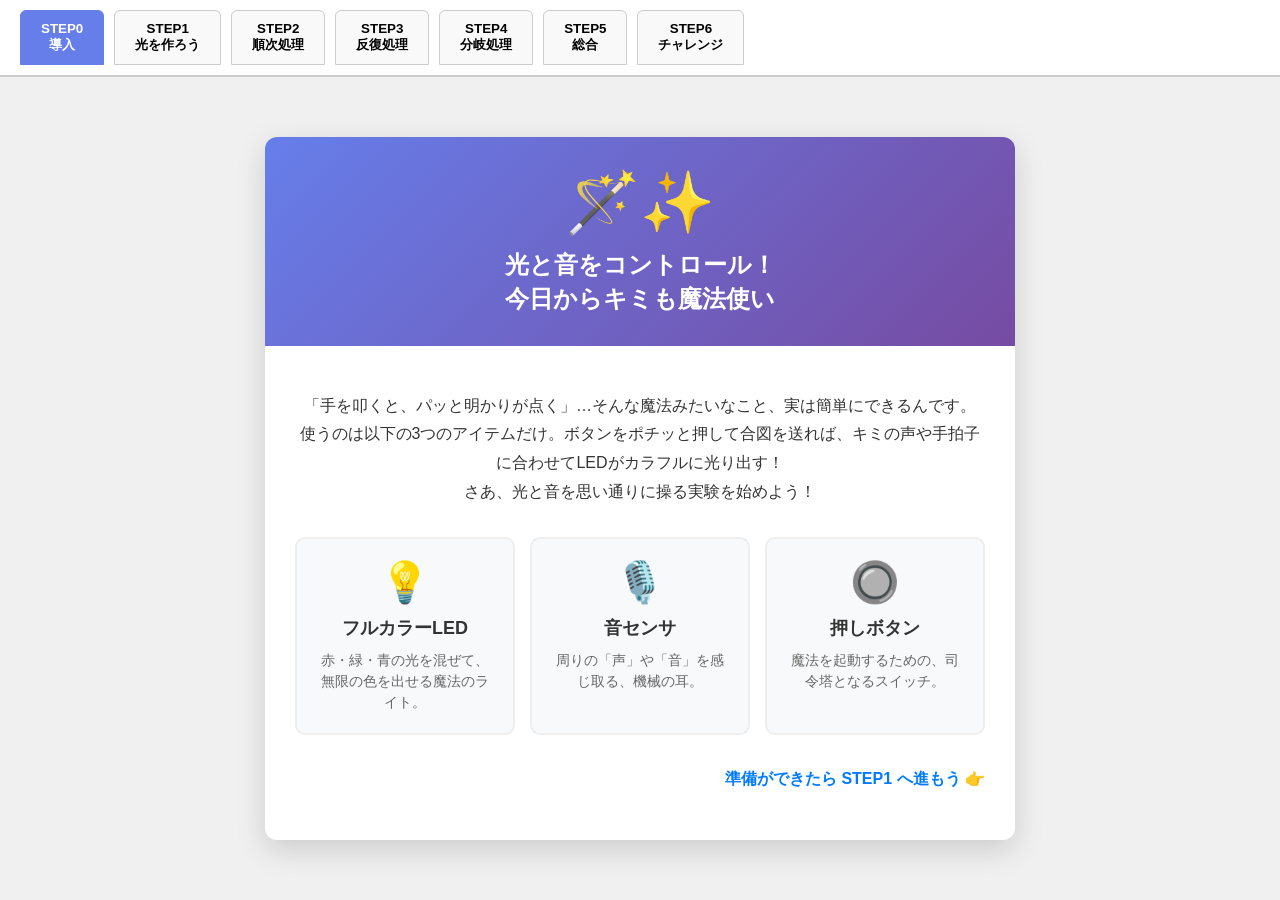
<file: index.html>
<!DOCTYPE html>
<html lang="ja">
<head>
    <meta charset="UTF-8">
    <meta name="viewport" content="width=device-width, initial-scale=1.0, maximum-scale=1.0, user-scalable=no">
    <title>AI-1 App</title>
    <link rel="stylesheet" href="css/style.css">
</head>
<body class="main-body">
    <!-- 上部のタブ。ボタンは下の PAGES から自動で作られます -->
    <nav class="tabs" id="tabs"></nav>
    <iframe id="content-frame" title="content" allow="microphone; hid"></iframe>

    <script type="module">
        import { comm } from './js/comm/comm.js';
        window.comm = comm;     // 各ページから window.parent.comm で使う

        // ==========================================
        // タブの一覧。ページを増やすときはここに1行足すだけ
        //   id     : ページからタブを指定するときの名前 (window.parent.showPageById('tab-step1'))
        //   hidden : true にすると最初は隠しておき、window.parent.unlockTab(id) で表示する
        //   resetOnLeave : true にすると、このページから別のタブへ移るときにリセット命令 [248, 240, 8] を送る
        // ==========================================
        const PAGES = [
            { url: 'pages/step0.html', label: 'STEP0', sub: '導入',       id: 'tab-step0' },
            { url: 'pages/step1.html', label: 'STEP1', sub: '光を作ろう', id: 'tab-step1', resetOnLeave: true },
            { url: 'pages/step2.html', label: 'STEP2', sub: '順次処理',   id: 'tab-step2' },
            { url: 'pages/step3.html', label: 'STEP3', sub: '反復処理',   id: 'tab-step3' },
            { url: 'pages/step4.html', label: 'STEP4', sub: '分岐処理',   id: 'tab-step4' },
            { url: 'pages/step5.html', label: 'STEP5', sub: '総合',       id: 'tab-step5' },
            { url: 'pages/step6.html', label: 'STEP6', sub: 'チャレンジ', id: 'tab-step6' },
        ];

        const tabsEl = document.getElementById('tabs');
        const frame = document.getElementById('content-frame');
        const buttons = PAGES.map((p, i) => {
            const b = document.createElement('button');
            b.className = 'tab-btn';
            b.id = p.id;
            if (p.hidden) b.style.display = 'none';
            b.innerHTML = `${p.label}<br>${p.sub}`;
            b.addEventListener('click', () => showPage(i));
            tabsEl.appendChild(b);
            return b;
        });

        // 隠しタブを表示する (例: window.parent.unlockTab('tab-step3'))
        window.unlockTab = function(id) {
            const el = document.getElementById(id);
            if (el) el.style.display = 'inline-block';
        };

        let currentPage = -1;
        function showPage(i) {
            const prev = PAGES[currentPage];
            if (prev && prev.resetOnLeave && i !== currentPage) {
                comm.sendLed(8);   // マイコンをリセット (未接続なら何もしない)
            }
            currentPage = i;
            buttons.forEach((b, k) => b.classList.toggle('active', k === i));
            frame.src = PAGES[i].url;
        }

        // ページ側から他のタブへ移動したいとき: window.parent.showPageById('tab-step2')
        window.showPageById = function(id) {
            const i = PAGES.findIndex(p => p.id === id);
            if (i < 0) return;
            window.unlockTab(id);
            showPage(i);
        };

        // ==========================================
        // 受信データ・状態を、表示中のページへ通知する
        // ==========================================
        function forward(type, detail) {
            const w = frame.contentWindow;
            if (!w) return;
            try { w.dispatchEvent(new w.CustomEvent(type, { detail })); } catch (e) { /* ページ読み込み中 */ }
        }
        comm.addEventListener('byte',       (e) => forward('comm-byte', e.detail));
        comm.addEventListener('report',     (e) => forward('comm-report', e.detail));
        comm.addEventListener('frameError', (e) => forward('comm-frame-error', e.detail));
        comm.addEventListener('status',     (e) => forward('comm-status', e.detail));
        comm.addEventListener('tone',       (e) => forward('comm-tone', e.detail));

        // 常に先頭のタブから開く
        showPage(0);
    </script>
</body>
</html>
</file>
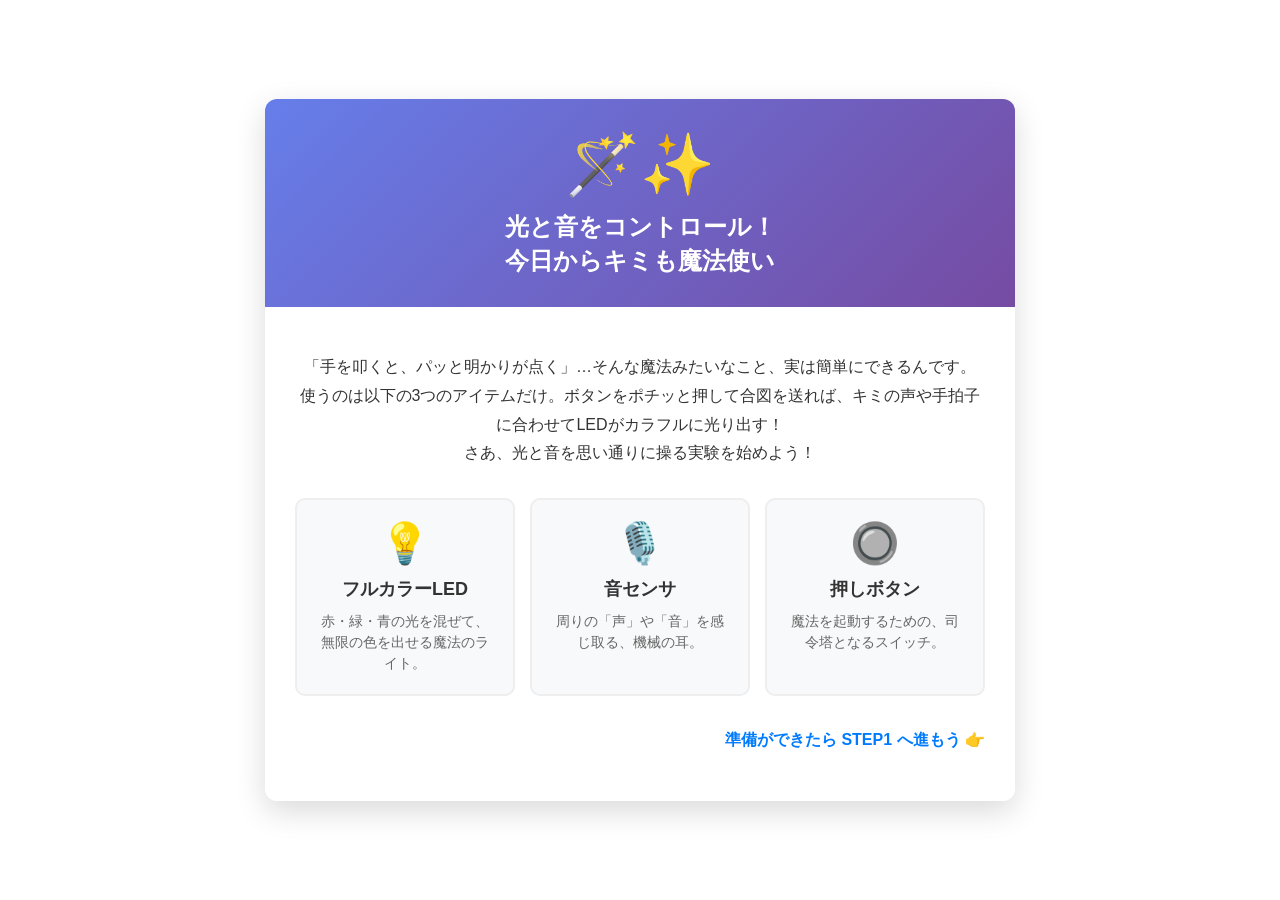
<file: pages/step0.html>
<!DOCTYPE html>
<html lang="ja">
<head>
<meta charset="UTF-8">
<meta name="viewport" content="width=device-width, initial-scale=1.0">
<title>LED Control App - STEP0</title>
<link rel="stylesheet" href="../css/style.css">
</head>
<body class="iframe-body">

<div class="app-container step0">
    <!-- ヒーローバナー風のデザイン -->
    <div class="hero-banner">
        <div class="hero-icon">🪄✨</div>
        <h1 class="hero-title">光と音をコントロール！<br>今日からキミも魔法使い</h1>
    </div>

    <div class="step0-content">
        <p class="intro-text">
            「手を叩くと、パッと明かりが点く」…そんな魔法みたいなこと、実は簡単にできるんです。<br>
            使うのは以下の3つのアイテムだけ。ボタンをポチッと押して合図を送れば、キミの声や手拍子に合わせてLEDがカラフルに光り出す！<br>
            さあ、光と音を思い通りに操る実験を始めよう！
        </p>

        <!-- 3つのパーツの紹介カード -->
        <div class="parts-container">
            <div class="part-card">
                <div class="part-icon">💡</div>
                <h3 class="part-name">フルカラーLED</h3>
                <p class="part-desc">赤・緑・青の光を混ぜて、無限の色を出せる魔法のライト。</p>
            </div>
            
            <div class="part-card">
                <div class="part-icon">🎙️</div>
                <h3 class="part-name">音センサ</h3>
                <p class="part-desc">周りの「声」や「音」を感じ取る、機械の耳。</p>
            </div>
            
            <div class="part-card">
                <div class="part-icon">🔘</div>
                <h3 class="part-name">押しボタン</h3>
                <p class="part-desc">魔法を起動するための、司令塔となるスイッチ。</p>
            </div>
        </div>

        <!-- ★追加: クリックでSTEP1へ進むテキスト -->
        <!-- cursor: pointer; を直接指定して、押せることをわかりやすくしています -->
        <p class="outro-text" style="cursor: pointer; font-weight: bold; color: #007bff;" onclick="goToStep1()">
            準備ができたら STEP1 へ進もう 👉
        </p>
    </div>
</div>

<script>
    // 親画面(index.html)の STEP1 タブを開く
    function goToStep1() {
        if (window.parent && window.parent.showPageById) {
            window.parent.showPageById('tab-step1');
        }
    }
</script>

</body>
</html>
</file>
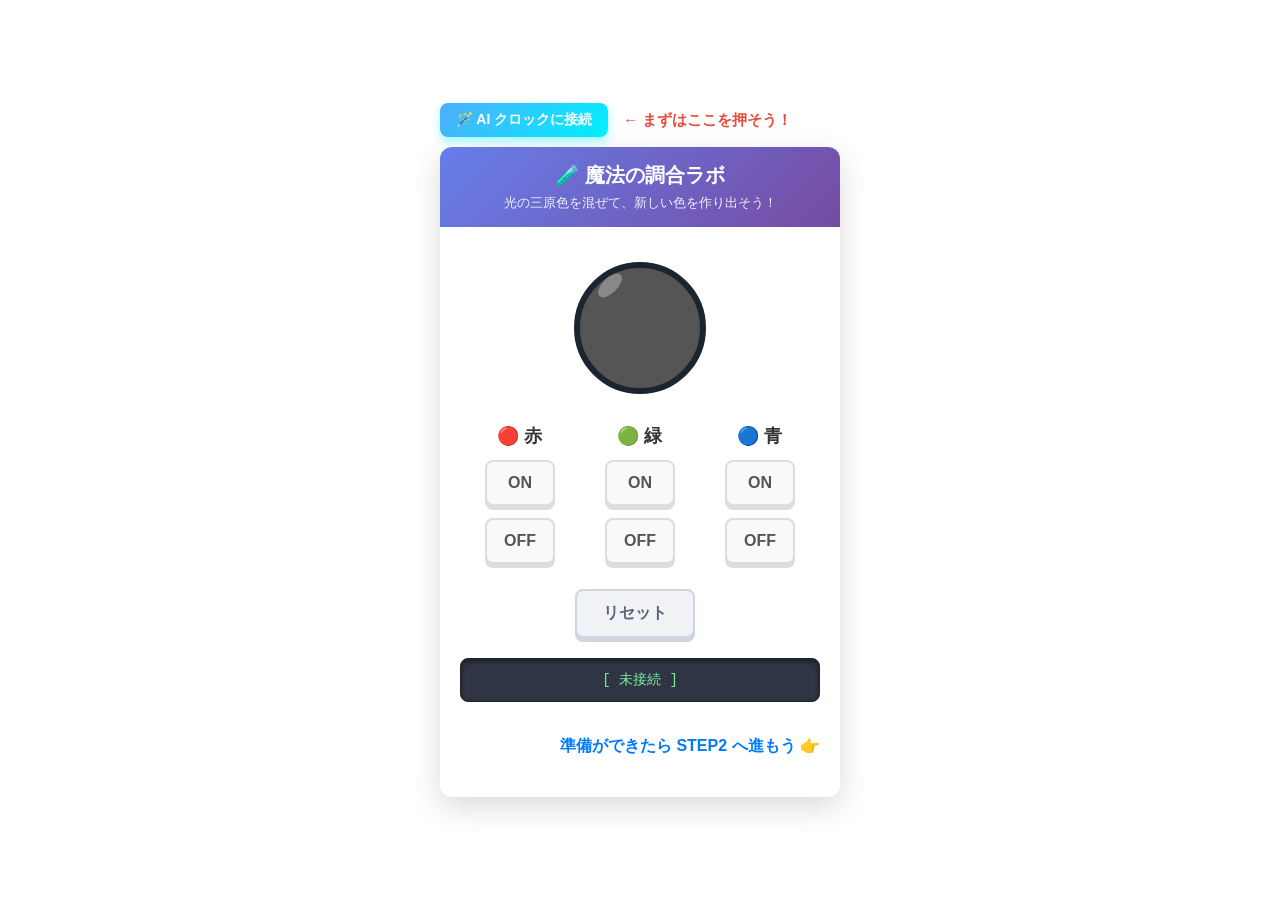
<file: pages/step1.html>
<!DOCTYPE html>
<html lang="ja">
<head>
<meta charset="UTF-8">
<meta name="viewport" content="width=device-width, initial-scale=1.0">
<title>LED Control App - STEP1</title>
<link rel="stylesheet" href="../css/style.css">
</head>
<body class="iframe-body">

<div class="top-controls step1">
    <button class="connect-btn" id="connect-btn">🪄 AI クロックに接続</button>
    <span class="connect-hint" id="connect-hint">← まずはここを押そう！</span>
</div>

<div class="app-container step1">
    <div class="panel-header">
        <h2>🧪 魔法の調合ラボ</h2>
        <p>光の三原色を混ぜて、新しい色を作り出そう！</p>
    </div>

    <div class="step1-inner">
        <div class="led-container">
            <div class="led" id="led-image"></div>
        </div>
        <div class="controls">
            <div class="color-col">
                <span class="color-label">🔴 赤</span>
                <button class="btn on-btn" id="red-on" ontouchstart="turnOn(1); event.preventDefault();">ON</button>
                <button class="btn off-btn" id="red-off" ontouchstart="turnOff(1); event.preventDefault();">OFF</button>
            </div>
            <div class="color-col">
                <span class="color-label">🟢 緑</span>
                <button class="btn on-btn" id="green-on" ontouchstart="turnOn(2); event.preventDefault();">ON</button>
                <button class="btn off-btn" id="green-off" ontouchstart="turnOff(2); event.preventDefault();">OFF</button>
            </div>
            <div class="color-col">
                <span class="color-label">🔵 青</span>
                <button class="btn on-btn" id="blue-on" ontouchstart="turnOn(4); event.preventDefault();">ON</button>
                <button class="btn off-btn" id="blue-off" ontouchstart="turnOff(4); event.preventDefault();">OFF</button>
            </div>
        </div>
        <div class="end-container">
            <button class="btn" id="end-btn" ontouchstart="endApp(); event.preventDefault();">リセット</button>
        </div>
        <div class="state-display">
            [ <span id="device-status">未接続</span> ]
        </div>

        <!-- 現在の変数(appState)の表示は削除。代わりにSTEP2への案内リンク -->
        <p class="outro-text" style="cursor: pointer; font-weight: bold; color: #007bff;" onclick="goToStep2()">
            準備ができたら STEP2 へ進もう 👉
        </p>
    </div>
</div>

<script src="../js/step1.js"></script>
</body>
</html>
</file>
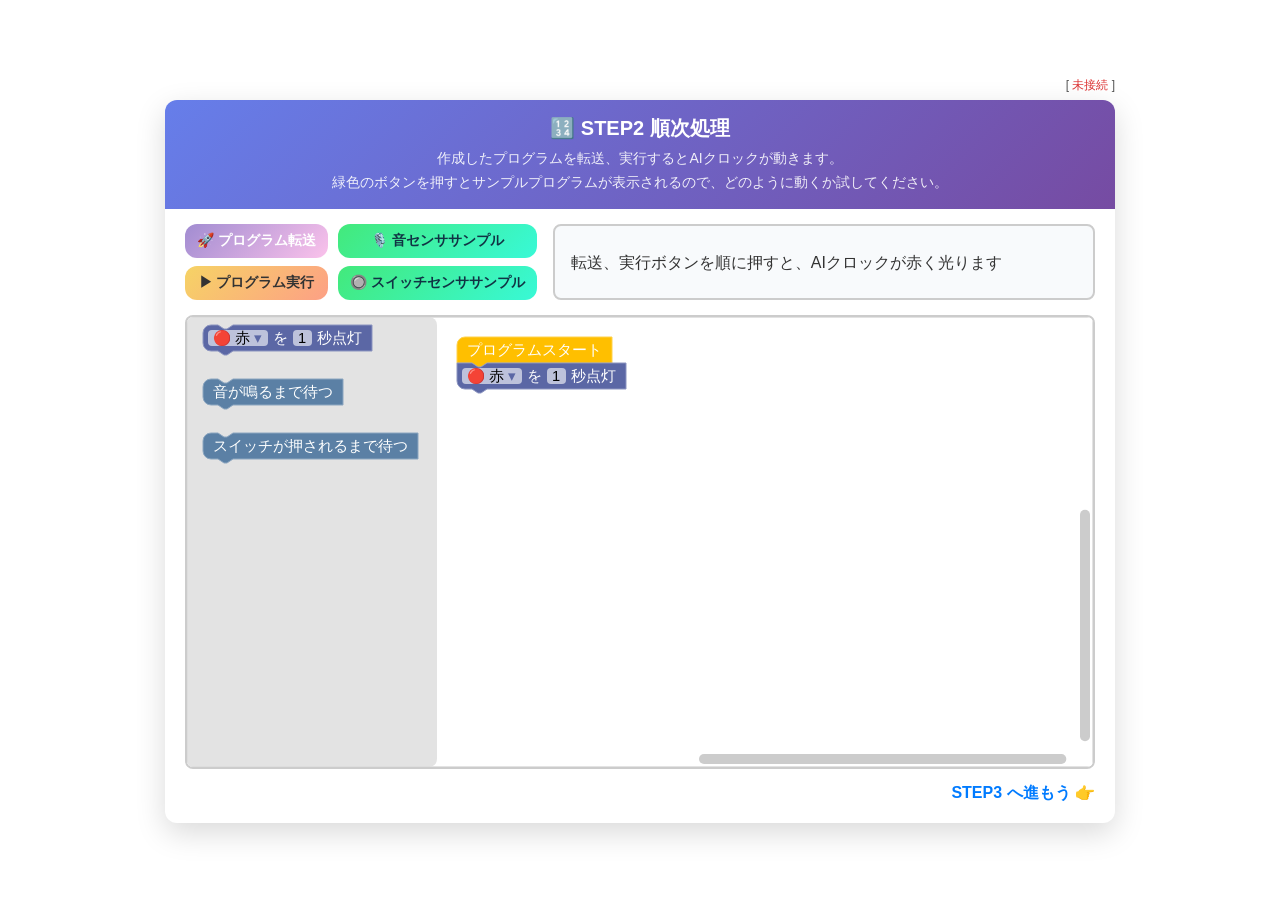
<file: pages/step2.html>
<!DOCTYPE html>
<html lang="ja">
<head>
<meta charset="UTF-8">
<meta name="viewport" content="width=device-width, initial-scale=1.0">
<title>AI-1 App - STEP2</title>
<link rel="stylesheet" href="../css/style.css">
<!-- Blocklyのライブラリ (CDNだと読み込めないことがあるため、同梱) -->
<script src="../vendor/blockly.min.js"></script>
</head>
<body class="iframe-body">

<div class="top-controls prog">
    <span class="mini-status">[ <span id="device-status">未接続</span> ]</span>
</div>

<div class="app-container prog">
    <div class="panel-header">
        <h2>🔢 STEP2 順次処理</h2>
        <p>
            作成したプログラムを転送、実行するとAIクロックが動きます。<br>
            緑色のボタンを押すとサンプルプログラムが表示されるので、どのように動くか試してください。
        </p>
    </div>

    <!-- 左にボタン4つ、右に説明文 (ボタンを押すごとに変わる) -->
    <div class="prog-controls">
        <div class="prog-buttons">
            <button class="prog-btn transfer" id="transfer-btn">🚀 プログラム転送</button>
            <button class="prog-btn sample" id="sound-sample-btn">🎙️ 音センササンプル</button>
            <button class="prog-btn run" id="run-btn">▶ プログラム実行</button>
            <button class="prog-btn sample" id="switch-sample-btn">🔘 スイッチセンササンプル</button>
        </div>
        <div class="prog-message" id="prog-message">転送、実行ボタンを順に押すと、AIクロックが赤く光ります</div>
    </div>

    <!-- ツールエリア (左) に並べるブロック -->
    <xml id="toolbox" style="display: none">
        <block type="cmd_led">
            <field name="COLOR">red</field>
            <field name="TIME">1</field>
        </block>
        <block type="cmd_wait_sound"></block>
        <block type="cmd_wait_switch"></block>
    </xml>

    <!-- 左がツールエリア、右がプログラムエリア -->
    <div id="blocklyDiv" class="prog-area"></div>

    <p class="outro-text prog-next" onclick="goToNext()">
        STEP3 へ進もう 👉
    </p>
</div>

<script src="../js/blockly_config.js"></script>
<script src="../js/step2.js"></script>
</body>
</html>
</file>
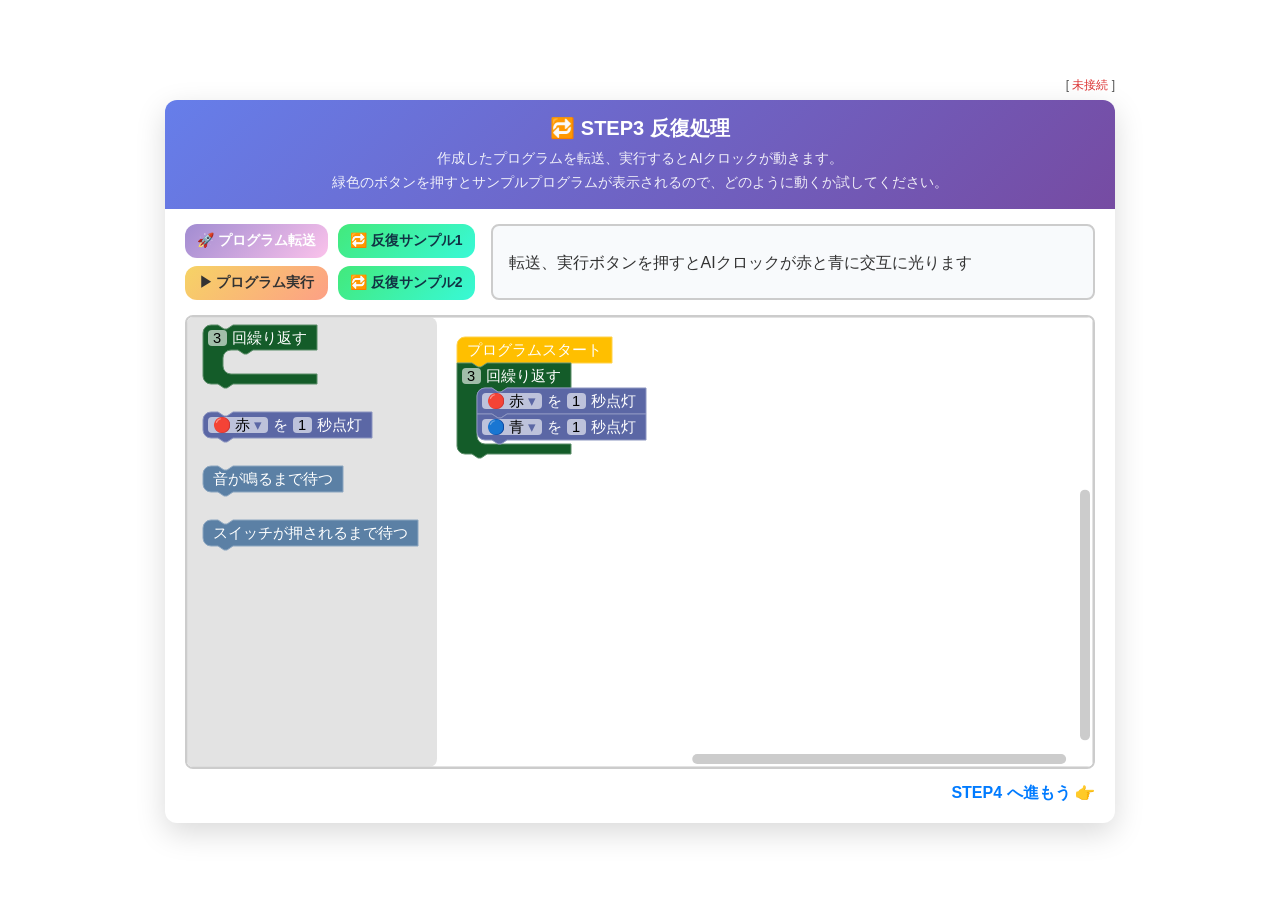
<file: pages/step3.html>
<!DOCTYPE html>
<html lang="ja">
<head>
<meta charset="UTF-8">
<meta name="viewport" content="width=device-width, initial-scale=1.0">
<title>AI-1 App - STEP3</title>
<link rel="stylesheet" href="../css/style.css">
<!-- Blocklyのライブラリ (CDNだと読み込めないことがあるため、同梱) -->
<script src="../vendor/blockly.min.js"></script>
</head>
<body class="iframe-body">

<div class="top-controls prog">
    <span class="mini-status">[ <span id="device-status">未接続</span> ]</span>
</div>

<div class="app-container prog">
    <div class="panel-header">
        <h2>🔁 STEP3 反復処理</h2>
        <p>
            作成したプログラムを転送、実行するとAIクロックが動きます。<br>
            緑色のボタンを押すとサンプルプログラムが表示されるので、どのように動くか試してください。
        </p>
    </div>

    <!-- 左にボタン4つ、右に説明文 (ボタンを押すごとに変わる) -->
    <div class="prog-controls">
        <div class="prog-buttons">
            <button class="prog-btn transfer" id="transfer-btn">🚀 プログラム転送</button>
            <button class="prog-btn sample" id="loop-sample1-btn">🔁 反復サンプル1</button>
            <button class="prog-btn run" id="run-btn">▶ プログラム実行</button>
            <button class="prog-btn sample" id="loop-sample2-btn">🔁 反復サンプル2</button>
        </div>
        <div class="prog-message" id="prog-message">転送、実行ボタンを押すとAIクロックが赤と青に交互に光ります</div>
    </div>

    <!-- ツールエリア (左) に並べるブロック -->
    <xml id="toolbox" style="display: none">
        <block type="cmd_loop">
            <field name="COUNT">3</field>
        </block>
        <block type="cmd_led">
            <field name="COLOR">red</field>
            <field name="TIME">1</field>
        </block>
        <block type="cmd_wait_sound"></block>
        <block type="cmd_wait_switch"></block>
    </xml>

    <!-- 左がツールエリア、右がプログラムエリア -->
    <div id="blocklyDiv" class="prog-area"></div>

    <p class="outro-text prog-next" onclick="goToNext()">
        STEP4 へ進もう 👉
    </p>
</div>

<script src="../js/blockly_config.js"></script>
<script src="../js/step3.js"></script>
</body>
</html>
</file>
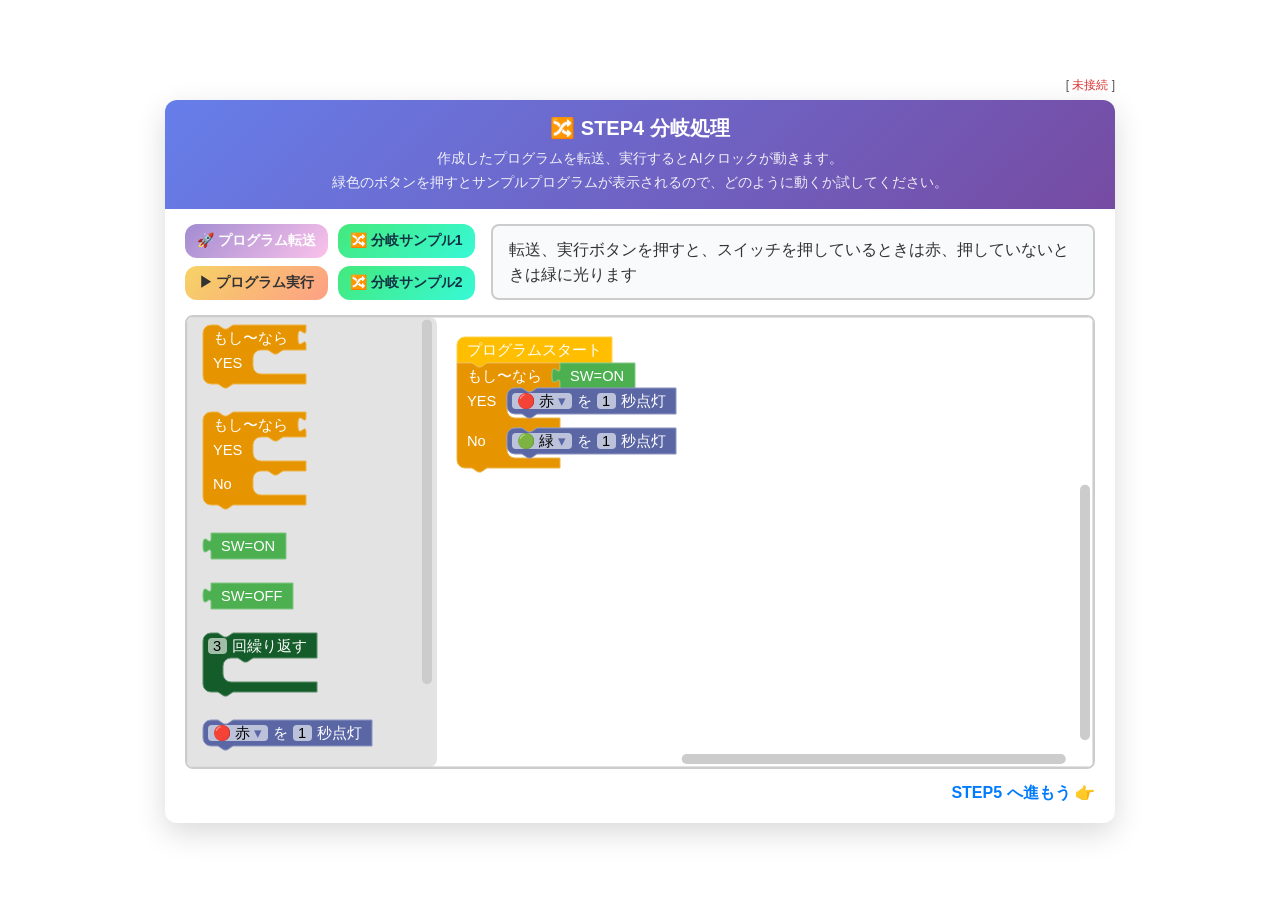
<file: pages/step4.html>
<!DOCTYPE html>
<html lang="ja">
<head>
<meta charset="UTF-8">
<meta name="viewport" content="width=device-width, initial-scale=1.0">
<title>AI-1 App - STEP4</title>
<link rel="stylesheet" href="../css/style.css">
<!-- Blocklyのライブラリ (CDNだと読み込めないことがあるため、同梱) -->
<script src="../vendor/blockly.min.js"></script>
</head>
<body class="iframe-body">

<div class="top-controls prog">
    <span class="mini-status">[ <span id="device-status">未接続</span> ]</span>
</div>

<div class="app-container prog">
    <div class="panel-header">
        <h2>🔀 STEP4 分岐処理</h2>
        <p>
            作成したプログラムを転送、実行するとAIクロックが動きます。<br>
            緑色のボタンを押すとサンプルプログラムが表示されるので、どのように動くか試してください。
        </p>
    </div>

    <!-- 左にボタン4つ、右に説明文 (ボタンを押すごとに変わる) -->
    <div class="prog-controls">
        <div class="prog-buttons">
            <button class="prog-btn transfer" id="transfer-btn">🚀 プログラム転送</button>
            <button class="prog-btn sample" id="branch-sample1-btn">🔀 分岐サンプル1</button>
            <button class="prog-btn run" id="run-btn">▶ プログラム実行</button>
            <button class="prog-btn sample" id="branch-sample2-btn">🔀 分岐サンプル2</button>
        </div>
        <div class="prog-message" id="prog-message">転送、実行ボタンを押すと、スイッチを押しているときは赤、押していないときは緑に光ります</div>
    </div>

    <!-- ツールエリア (左) に並べるブロック -->
    <xml id="toolbox" style="display: none">
        <block type="cmd_if"></block>
        <block type="cmd_if_else"></block>
        <block type="cond_switch_on"></block>
        <block type="cond_switch_off"></block>
        <block type="cmd_loop">
            <field name="COUNT">3</field>
        </block>
        <block type="cmd_led">
            <field name="COLOR">red</field>
            <field name="TIME">1</field>
        </block>
        <block type="cmd_wait_sound"></block>
        <block type="cmd_wait_switch"></block>
    </xml>

    <!-- 左がツールエリア、右がプログラムエリア -->
    <div id="blocklyDiv" class="prog-area"></div>

    <p class="outro-text prog-next" onclick="goToNext()">
        STEP5 へ進もう 👉
    </p>
</div>

<script src="../js/blockly_config.js"></script>
<script src="../js/step4.js"></script>
</body>
</html>
</file>
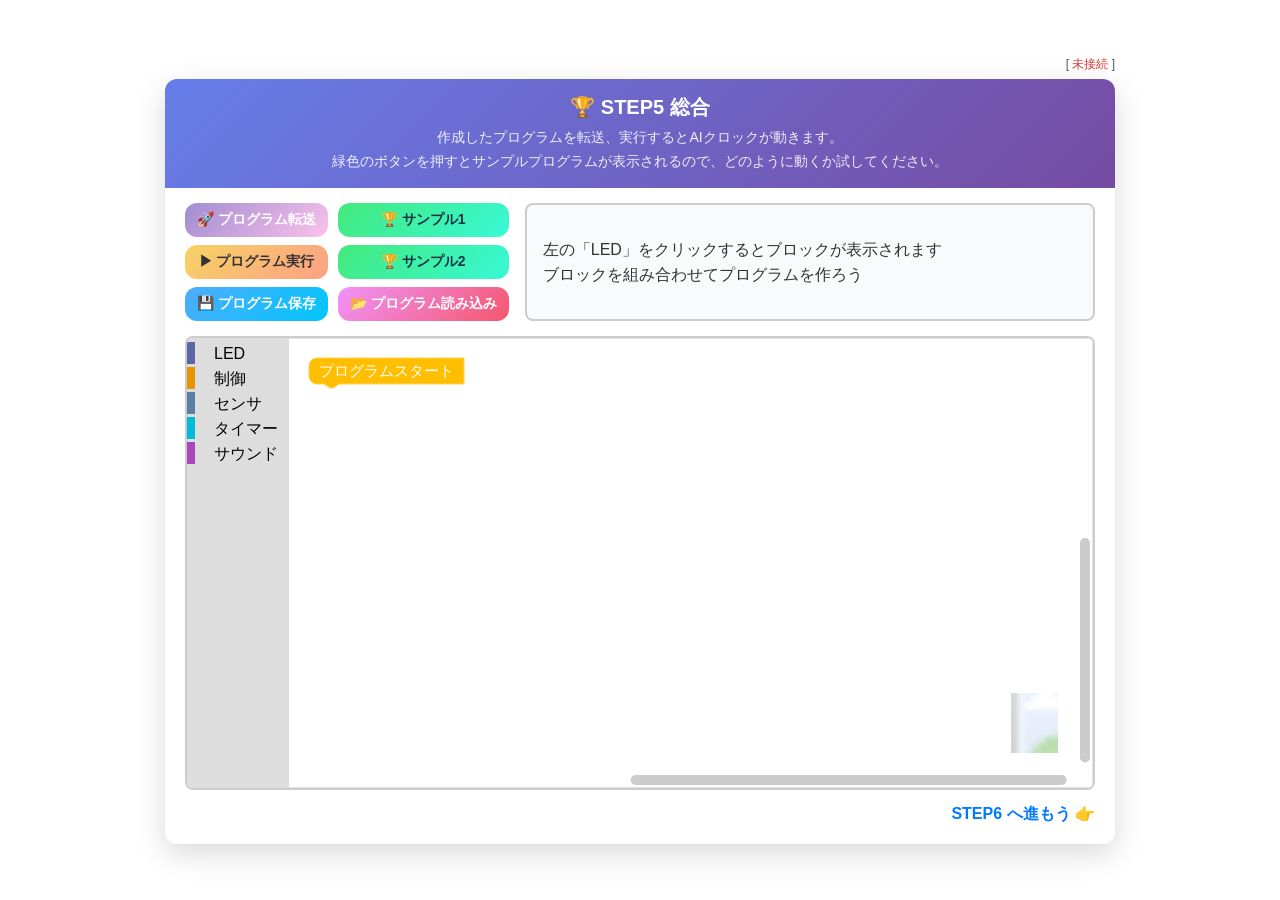
<file: pages/step5.html>
<!DOCTYPE html>
<html lang="ja">
<head>
<meta charset="UTF-8">
<meta name="viewport" content="width=device-width, initial-scale=1.0">
<title>AI-1 App - STEP5</title>
<link rel="stylesheet" href="../css/style.css">
<!-- Blocklyのライブラリ (CDNだと読み込めないことがあるため、同梱) -->
<script src="../vendor/blockly.min.js"></script>
</head>
<body class="iframe-body">

<div class="top-controls prog">
    <span class="mini-status">[ <span id="device-status">未接続</span> ]</span>
</div>

<div class="app-container prog">
    <div class="panel-header">
        <h2>🏆 STEP5 総合</h2>
        <p>
            作成したプログラムを転送、実行するとAIクロックが動きます。<br>
            緑色のボタンを押すとサンプルプログラムが表示されるので、どのように動くか試してください。
        </p>
    </div>

    <!-- 左にボタン6つ (2列×3段)、右に説明文 (ボタンを押すごとに変わる) -->
    <div class="prog-controls">
        <div class="prog-buttons">
            <button class="prog-btn transfer" id="transfer-btn">🚀 プログラム転送</button>
            <button class="prog-btn sample" id="sample1-btn">🏆 サンプル1</button>
            <button class="prog-btn run" id="run-btn">▶ プログラム実行</button>
            <button class="prog-btn sample" id="sample2-btn">🏆 サンプル2</button>
            <button class="prog-btn save" id="save-btn">💾 プログラム保存</button>
            <button class="prog-btn load" id="load-btn">📂 プログラム読み込み</button>
        </div>
        <!-- 「プログラム読み込み」で開くファイル選択 (画面には出さない) -->
        <input type="file" id="load-file" accept=".json,application/json" style="display: none">
        <!-- 枠は flex なので、<br> で改行するときは span で包む -->
        <div class="prog-message" id="prog-message"><span>左の「LED」をクリックするとブロックが表示されます<br>ブロックを組み合わせてプログラムを作ろう</span></div>
    </div>

    <!-- ツールエリア (左) のタブと、それぞれに並べるブロック -->
    <xml id="toolbox" style="display: none">
        <category name="LED" colour="230">
            <block type="cmd_led">
                <field name="COLOR">red</field>
                <field name="TIME">1</field>
            </block>
            <block type="cmd_led_fade">
                <field name="COLOR">red</field>
                <field name="FADE">in</field>
            </block>
            <block type="cmd_led_conti">
                <field name="COLOR">red</field>
            </block>
            <block type="cmd_led_off"></block>
            <block type="cmd_backlight">
                <field name="TIME">1</field>
            </block>
            <block type="cmd_backlight_conti"></block>
            <block type="cmd_backlight_off"></block>
        </category>
        <category name="制御" colour="#e69500">
            <!-- プログラムエリアに置けるのは1つだけ (step5.js の maxInstances)。置いてあるときは灰色になる -->
            <block type="cmd_start"></block>
            <block type="cmd_loop">
                <field name="COUNT">3</field>
            </block>
            <block type="cmd_if"></block>
            <block type="cmd_if_else"></block>
            <block type="cond_switch_on"></block>
            <block type="cond_switch_off"></block>
        </category>
        <category name="センサ" colour="210">
            <block type="cmd_wait_sound"></block>
            <block type="cmd_wait_switch"></block>
        </category>
        <category name="タイマー" colour="#00bcd4">
            <block type="cmd_wait_timer">
                <field name="T">1</field>
            </block>
            <block type="cmd_wait_timer_or_sound">
                <field name="T">1</field>
            </block>
            <block type="cmd_wait_timer_or_switch">
                <field name="T">1</field>
            </block>
        </category>
        <category name="サウンド" colour="#ab47bc">
            <block type="cmd_sound1"></block>
            <block type="cmd_sound2"></block>
            <block type="cmd_sound3"></block>
            <block type="cmd_music"></block>
        </category>
    </xml>

    <!-- 左がツールエリア、右がプログラムエリア -->
    <div id="blocklyDiv" class="prog-area"></div>

    <p class="outro-text prog-next" onclick="goToNext()">
        STEP6 へ進もう 👉
    </p>
</div>

<script src="../js/blockly_config.js"></script>
<script src="../js/step5.js"></script>
</body>
</html>
</file>
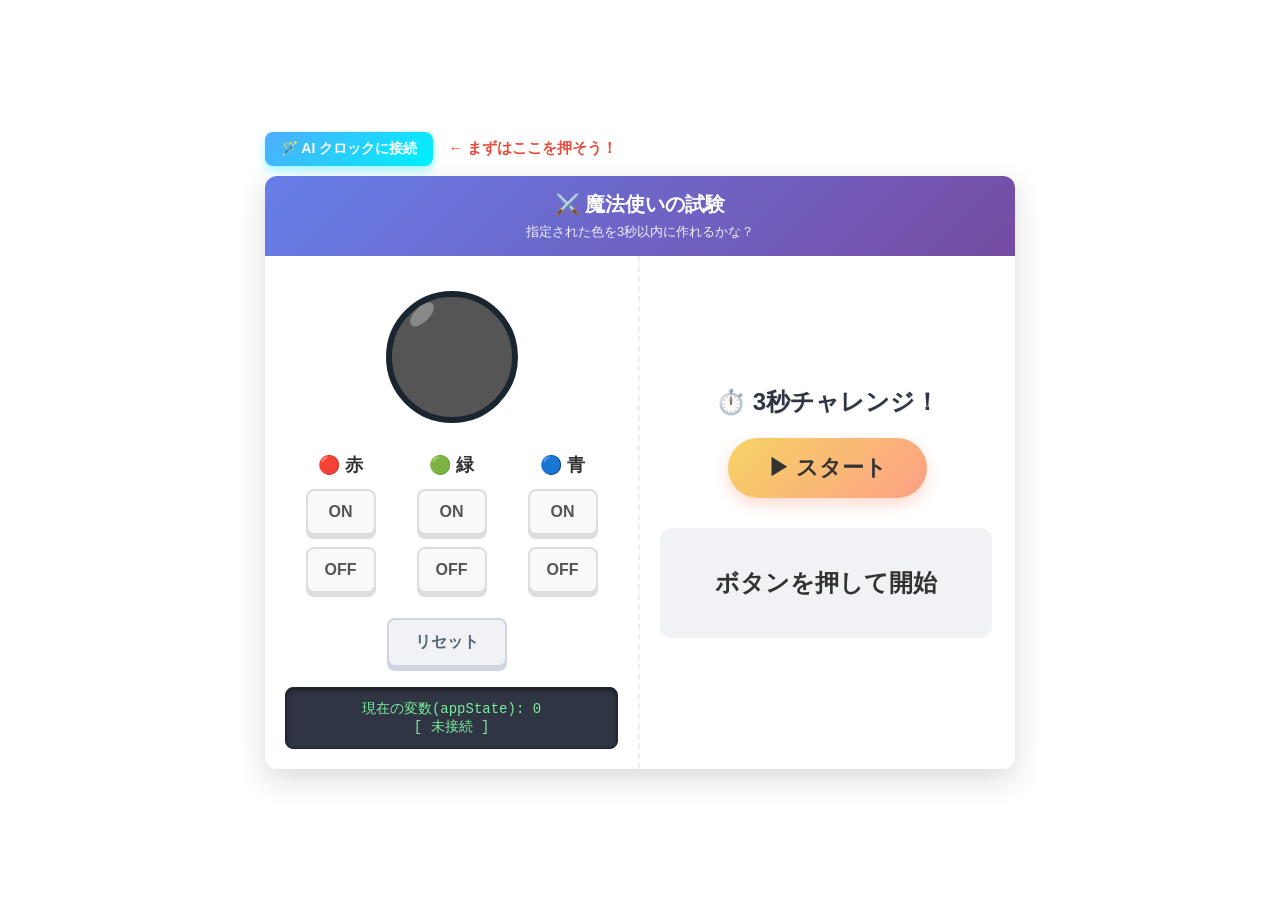
<file: pages/step6.html>
<!DOCTYPE html>
<html lang="ja">
<head>
<meta charset="UTF-8">
<meta name="viewport" content="width=device-width, initial-scale=1.0">
<title>AI-1 App - STEP6</title>
<link rel="stylesheet" href="../css/style.css">
</head>
<body class="iframe-body">

<div class="top-controls step2">
    <button class="connect-btn" id="connect-btn">🪄 AI クロックに接続</button>
    <span class="connect-hint" id="connect-hint">← まずはここを押そう！</span>
</div>

<div class="app-container step2">
    <div class="panel-header">
        <h2>⚔️ 魔法使いの試験</h2>
        <p>指定された色を3秒以内に作れるかな？</p>
    </div>

    <div class="content-wrapper">
        <div class="left-panel">
            <div class="led-container"><div class="led" id="led-image"></div></div>
            <div class="controls">
                <div class="color-col">
                    <span class="color-label">🔴 赤</span>
                    <button class="btn on-btn" id="red-on" ontouchstart="turnOn(1); event.preventDefault();">ON</button>
                    <button class="btn off-btn" id="red-off" ontouchstart="turnOff(1); event.preventDefault();">OFF</button>
                </div>
                <div class="color-col">
                    <span class="color-label">🟢 緑</span>
                    <button class="btn on-btn" id="green-on" ontouchstart="turnOn(2); event.preventDefault();">ON</button>
                    <button class="btn off-btn" id="green-off" ontouchstart="turnOff(2); event.preventDefault();">OFF</button>
                </div>
                <div class="color-col">
                    <span class="color-label">🔵 青</span>
                    <button class="btn on-btn" id="blue-on" ontouchstart="turnOn(4); event.preventDefault();">ON</button>
                    <button class="btn off-btn" id="blue-off" ontouchstart="turnOff(4); event.preventDefault();">OFF</button>
                </div>
            </div>
            <div class="end-container"><button class="btn" id="end-btn" ontouchstart="endApp(); event.preventDefault();">リセット</button></div>
            <div class="state-display">
                現在の変数(appState): <span id="state-val">0</span><br>
                [ <span id="device-status">未接続</span> ]
            </div>
        </div>
        <div class="right-panel">
            <div class="game-header">⏱️ 3秒チャレンジ！</div>
            <button class="start-btn" id="start-game-btn" ontouchstart="startGame(); event.preventDefault();">▶ スタート</button>
            <div style="text-align: center; width: 100%;">
                <div class="question-num" id="question-num" style="display: none;"></div>
                <div class="game-message" id="game-message">
                    ボタンを押して開始
                </div>

                <div id="clear-container" style="display: none; margin-top: 20px;">
                    <div style="font-size: 20px; font-weight: bold; color: #764ba2; margin-bottom: 15px; animation: bounce 1s infinite alternate;">✨ チャレンジ達成！ キミは立派な魔法使いだ！ ✨</div>
                    <button class="btn" style="width: auto; padding: 10px 30px; background: #667eea; color: white; border: none; border-radius: 50px;" onclick="startGame()">もう一度挑戦する 🔁</button>
                </div>
            </div>
        </div>
    </div>
</div>

<script src="../js/step6.js"></script>
</body>
</html>
</file>
<file: css/style.css>
@charset "UTF-8";

/* ==========================================
   全体のスタイル (index.html用)
================================================== */
body.main-body {
   margin: 0;
   font-family: sans-serif;
   height: 100dvh;
   display: flex;
   flex-direction: column;
   background-color: #f0f0f0;
   overflow: hidden;
}

.tabs {
   display: flex;
   gap: 10px;
   padding: 10px 20px;
   margin: 0;
   background-color: #ffffff;
   border-bottom: 2px solid #ccc;
   align-items: center;
   flex-wrap: wrap;
}

.tab-btn {
   padding: 10px 20px;
   cursor: pointer;
   border: 1px solid #ccc;
   background: #f9f9f9;
   font-weight: bold;
   border-radius: 6px 6px 0 0;
   transition: 0.2s;
}

.tab-btn:hover {
   background: #e9ecef;
}

.tab-btn.active {
   background: #667eea;
   color: white;
   border-color: #667eea;
}

#help-btn {
   margin-left: auto;
   background-color: #ffeaa7;
   color: #333;
   border: none;
   border-radius: 5px;
   box-shadow: 0 2px 0 #fdcb6e;
}

#help-btn:hover {
   transform: translateY(2px);
   box-shadow: 0 0 0 #fdcb6e;
}

#content-frame {
   flex-grow: 1;
   width: 100%;
   border: none;
   min-height: 0;
   display: block;
}

/* ==========================================
   STEP共通スタイル (iframe用)
================================================== */
body.iframe-body {
   font-family: sans-serif;
   display: flex;
   flex-direction: column;
   justify-content: center;
   align-items: center;
   min-height: 100vh;
   background-color: transparent;
   margin: 0;
}

.top-controls {
   display: flex;
   align-items: center;
   margin-bottom: 10px;
}

.top-controls.step1 {
   width: 400px;
}

.top-controls.step2 {
   width: 750px;
}

/* STEP4,5の横幅 */
.top-controls.step4,
.top-controls.step5,
.top-controls.step6,
.top-controls.step7,
.top-controls.step8 {
   width: 950px;
}

.connect-hint {
   margin-left: 15px;
   color: #e74c3c;
   font-weight: bold;
   font-size: 15px;
   animation: bounce 1s infinite alternate;
}

@keyframes bounce {
   from {
      transform: translateX(0);
   }

   to {
      transform: translateX(-5px);
   }
}

.connect-btn {
   padding: 8px 16px;
   font-size: 14px;
   font-weight: bold;
   color: white;
   border: none;
   border-radius: 8px;
   background: linear-gradient(135deg, #4facfe 0%, #00f2fe 100%);
   cursor: pointer;
   box-shadow: 0 4px 10px rgba(0, 242, 254, 0.4);
   transition: all 0.2s;
}

.connect-btn:active {
   transform: translateY(2px);
   box-shadow: 0 2px 5px rgba(0, 242, 254, 0.4);
}

.app-container {
   background-color: #ffffff;
   border: none;
   border-radius: 12px;
   box-shadow: 0 10px 30px rgba(0, 0, 0, 0.15);
   overflow: hidden;
}

.app-container.step1 {
   width: 400px;
}

.app-container.step2 {
   width: 750px;
}

/* STEP4,5,6,7,8の横幅 */
.app-container.step4,
.app-container.step5,
.app-container.step6,
.app-container.step7,
.app-container.step8 {
   width: 950px;
}

.panel-header {
   background: linear-gradient(135deg, #667eea 0%, #764ba2 100%);
   color: white;
   text-align: center;
   padding: 15px;
}

.panel-header h2 {
   margin: 0;
   font-size: 20px;
}

.panel-header p {
   margin: 5px 0 0 0;
   font-size: 13px;
   opacity: 0.9;
}

.content-wrapper {
   display: flex;
}

.step1-inner {
   padding: 20px;
}

/* 左右パネルの設定 */
.left-panel {
   width: 50%;
   padding: 20px;
   border-right: 2px dashed #eee;
   box-sizing: border-box;
}

.right-panel {
   width: 50%;
   padding: 20px;
   display: flex;
   flex-direction: column;
   align-items: center;
   justify-content: center;
   box-sizing: border-box;
}

/* STEP4,5,6,7,8 左パネルを少し狭く、右パネルを広く */
.app-container.step4 .left-panel,
.app-container.step5 .left-panel,
.app-container.step6 .left-panel,
.app-container.step7 .left-panel,
.app-container.step8 .left-panel {
   width: 40%;
}

.app-container.step4 .right-panel,
.app-container.step5 .right-panel,
.app-container.step6 .right-panel,
.app-container.step7 .right-panel,
.app-container.step8 .right-panel {
   width: 60%;
}

.led-container {
   display: flex;
   justify-content: center;
   margin: 15px 0 30px 0;
}

.led {
   width: 120px;
   height: 120px;
   border-radius: 50%;
   background-color: #2c3e50;
   border: 6px solid #1a252f;
   transition: all 0.2s ease;
   position: relative;
}

.led::after {
   content: '';
   position: absolute;
   top: 10px;
   left: 15px;
   width: 30px;
   height: 15px;
   background: rgba(255, 255, 255, 0.3);
   border-radius: 50%;
   transform: rotate(-45deg);
}

.controls {
   display: flex;
   justify-content: space-around;
   margin-bottom: 25px;
}

.color-col {
   display: flex;
   flex-direction: column;
   align-items: center;
   gap: 12px;
}

.color-label {
   font-size: 18px;
   font-weight: bold;
   color: #333;
}

.btn {
   padding: 12px 0;
   width: 70px;
   font-size: 16px;
   font-weight: bold;
   border: 2px solid #ddd;
   border-radius: 8px;
   background-color: #f9f9f9;
   color: #555;
   cursor: pointer;
   box-shadow: 0 4px 0 #ddd;
   transition: all 0.1s;
}

.btn:active {
   transform: translateY(4px);
   box-shadow: 0 0 0 #ddd;
}

#red-on.pressed {
   background-color: #ff4757;
   color: white;
   border-color: #ff4757;
   box-shadow: inset 0 3px 6px rgba(0, 0, 0, 0.2), 0 0 15px rgba(255, 71, 87, 0.6);
}

#green-on.pressed {
   background-color: #2ed573;
   color: white;
   border-color: #2ed573;
   box-shadow: inset 0 3px 6px rgba(0, 0, 0, 0.2), 0 0 15px rgba(46, 213, 115, 0.6);
}

#blue-on.pressed {
   background-color: #1e90ff;
   color: white;
   border-color: #1e90ff;
   box-shadow: inset 0 3px 6px rgba(0, 0, 0, 0.2), 0 0 15px rgba(30, 144, 255, 0.6);
}

/* 終了ボタンの設定 */
.end-container {
   display: flex;
   justify-content: center;
   padding-right: 10px;
}

#end-btn {
   width: 120px;
   background-color: #f1f2f6;
   border-color: #ced6e0;
   box-shadow: 0 4px 0 #ced6e0;
   color: #576574;
}

#end-btn:active {
   transform: translateY(4px);
   box-shadow: 0 0 0 #ced6e0;
}

.state-display {
   margin-top: 20px;
   padding: 12px;
   background: #2f3542;
   color: #7bed9f;
   font-family: 'Courier New', monospace;
   border-radius: 8px;
   text-align: center;
   font-size: 14px;
   box-shadow: inset 0 2px 5px rgba(0, 0, 0, 0.5);
   border: 1px solid #1e272e;
}

/* ==========================================
   STEP2 ゲーム用UI部品
================================================== */
.game-header {
   font-size: 24px;
   font-weight: bold;
   margin-bottom: 20px;
   color: #2f3542;
   text-shadow: 1px 1px 0px #eee;
}

.start-btn {
   padding: 15px 40px;
   font-size: 22px;
   font-weight: bold;
   border: none;
   border-radius: 50px;
   color: #333;
   background: linear-gradient(135deg, #f6d365 0%, #fda085 100%);
   cursor: pointer;
   box-shadow: 0 6px 15px rgba(253, 160, 133, 0.4);
   margin-bottom: 30px;
   transition: 0.2s;
}

.start-btn:hover {
   transform: scale(1.05);
}

.start-btn:active {
   transform: scale(0.95);
}

.game-message {
   font-size: 24px;
   font-weight: bold;
   text-align: center;
   min-height: 80px;
   display: flex;
   flex-direction: column;
   align-items: center;
   justify-content: center;
   color: #333;
   background: #f1f2f6;
   border-radius: 12px;
   padding: 15px;
   width: 90%;
}

.question-num {
   font-size: 14px;
   color: #fff;
   background: #ff6b81;
   padding: 4px 12px;
   border-radius: 20px;
   margin-bottom: 10px;
   font-weight: bold;
}

/* ==========================================
   STEP0 説明画面のスタイル
================================================== */
.app-container.step0 {
   width: 750px;
   padding: 0;
   background-color: #fff;
}

.hero-banner {
   background: linear-gradient(135deg, #667eea 0%, #764ba2 100%);
   color: white;
   text-align: center;
   padding: 30px 20px;
}

.hero-icon {
   font-size: 60px;
   margin-bottom: 10px;
}

.hero-title {
   margin: 0;
   font-size: 24px;
   line-height: 1.4;
}

.step0-content {
   padding: 30px;
}

.intro-text {
   font-size: 16px;
   line-height: 1.8;
   color: #333;
   margin-bottom: 30px;
   text-align: center;
}

.parts-container {
   display: flex;
   justify-content: space-between;
   gap: 15px;
}

.part-card {
   flex: 1;
   background-color: #f8f9fa;
   border: 2px solid #eee;
   border-radius: 10px;
   padding: 20px;
   text-align: center;
   transition: transform 0.2s, box-shadow 0.2s;
}

.part-card:hover {
   transform: translateY(-5px);
   box-shadow: 0 6px 15px rgba(0, 0, 0, 0.1);
   border-color: #764ba2;
}

.part-icon {
   font-size: 40px;
   margin-bottom: 10px;
}

.part-name {
   margin: 0 0 10px 0;
   font-size: 18px;
   color: #333;
}

.part-desc {
   font-size: 14px;
   color: #666;
   line-height: 1.5;
   margin: 0;
}

.outro-text {
   font-size: 16px;
   line-height: 1.8;
   color: #333;
   margin-top: 30px;
   text-align: right;
}

/* ==========================================
   ブロックプログラミング画面 (STEP2〜) 用
================================================== */
.top-controls.prog,
.app-container.prog {
   width: 950px;
   max-width: calc(100vw - 32px);
}

.top-controls.prog {
   justify-content: flex-end;
   margin-bottom: 6px;
}

.mini-status {
   font-size: 12px;
   color: #555;
}

.app-container.prog .panel-header p {
   font-size: 14px;
   line-height: 1.7;
}

/* 左にボタン4つ、右に説明文 */
.prog-controls {
   display: flex;
   align-items: stretch;
   gap: 16px;
   padding: 15px 20px 0;
}

.prog-buttons {
   display: grid;
   grid-template-columns: auto auto;
   gap: 8px 10px;
   flex-shrink: 0;
}

.prog-message {
   flex: 1;
   display: flex;
   align-items: center;
   padding: 10px 16px;
   font-size: 16px;
   line-height: 1.6;
   color: #333;
   background: #f8fafc;
   border: 2px solid #ccc;
   border-radius: 8px;
}

.prog-btn {
   padding: 8px 12px;
   font-size: 14px;
   font-weight: bold;
   border: none;
   border-radius: 12px;
   cursor: pointer;
   color: white;
   transition: 0.2s;
   touch-action: manipulation;
}

.prog-btn:active {
   transform: scale(0.97);
}

.prog-btn:disabled {
   opacity: 0.5;
   cursor: default;
}

.prog-btn.transfer {
   background: linear-gradient(135deg, #a18cd1 0%, #fbc2eb 100%);
}

.prog-btn.run {
   background: linear-gradient(135deg, #f6d365 0%, #fda085 100%);
   color: #333;
}

.prog-btn.sample {
   background: linear-gradient(135deg, #43e97b 0%, #38f9d7 100%);
   color: #134;
}

.prog-btn.save {
   background: linear-gradient(135deg, #4facfe 0%, #00c6fb 100%);
}

.prog-btn.load {
   background: linear-gradient(135deg, #f093fb 0%, #f5576c 100%);
}

.prog-area {
   height: 450px;
   margin: 15px 20px 0;
   border: 2px solid #ccc;
   border-radius: 8px;
   overflow: hidden;
}

.prog-next {
   cursor: pointer;
   font-weight: bold;
   color: #007bff;
   margin: 10px 20px 15px;
}


/* ==========================================
   動作確認ページ (PAGE1〜3) 用。body.test-page の中だけに効く
================================================== */
body.iframe-body.test-page {
  display: block; justify-content: flex-start; align-items: stretch;
  background: #fff; color: #222; padding: 16px 20px 40px; min-height: 100vh; box-sizing: border-box;
}
.test-page * { box-sizing: border-box; }
.test-page h1 { font-size: 20px; margin: 0 0 14px; }
.test-page h2 { font-size: 15px; margin: 0 0 10px; color: #345; }
.test-page .card { border: 1px solid #d7dde8; border-radius: 12px; padding: 14px 16px; margin-bottom: 14px; background: #f8fafc; }
.test-page .row { display: flex; flex-wrap: wrap; gap: 8px; align-items: center; margin-bottom: 8px; }
.test-page button.btn { padding: 10px 18px; font-size: 15px; border: none; border-radius: 8px; cursor: pointer; background: #2f6fed; color: #fff; touch-action: manipulation; }
.test-page button.btn.sub { background: #e3e8f2; color: #234; }
.test-page button.btn:disabled { opacity: .45; cursor: default; }
.test-page input[type=text] { flex: 1 1 260px; padding: 10px; font-size: 16px; border: 1px solid #b9c2d3; border-radius: 8px; font-family: ui-monospace, Menlo, monospace; }
.test-page .status { font-weight: bold; }
.test-page .status.on { color: #0a8f6a; }
.test-page .status.off { color: #d33; }
.test-page .hint { font-size: 12.5px; color: #667; margin: 6px 0 0; }
.test-page .log { height: 150px; overflow-y: auto; background: #111827; color: #d1fae5; padding: 8px 10px; border-radius: 8px; font: 12.5px/1.5 ui-monospace, Menlo, monospace; white-space: pre-wrap; }
.test-page .chips { display: flex; flex-wrap: wrap; gap: 6px; min-height: 40px; }
.test-page .chip { background: #e6efff; border: 1px solid #b7cdfb; border-radius: 6px; padding: 3px 8px; font: 14px ui-monospace, Menlo, monospace; }
</file>
